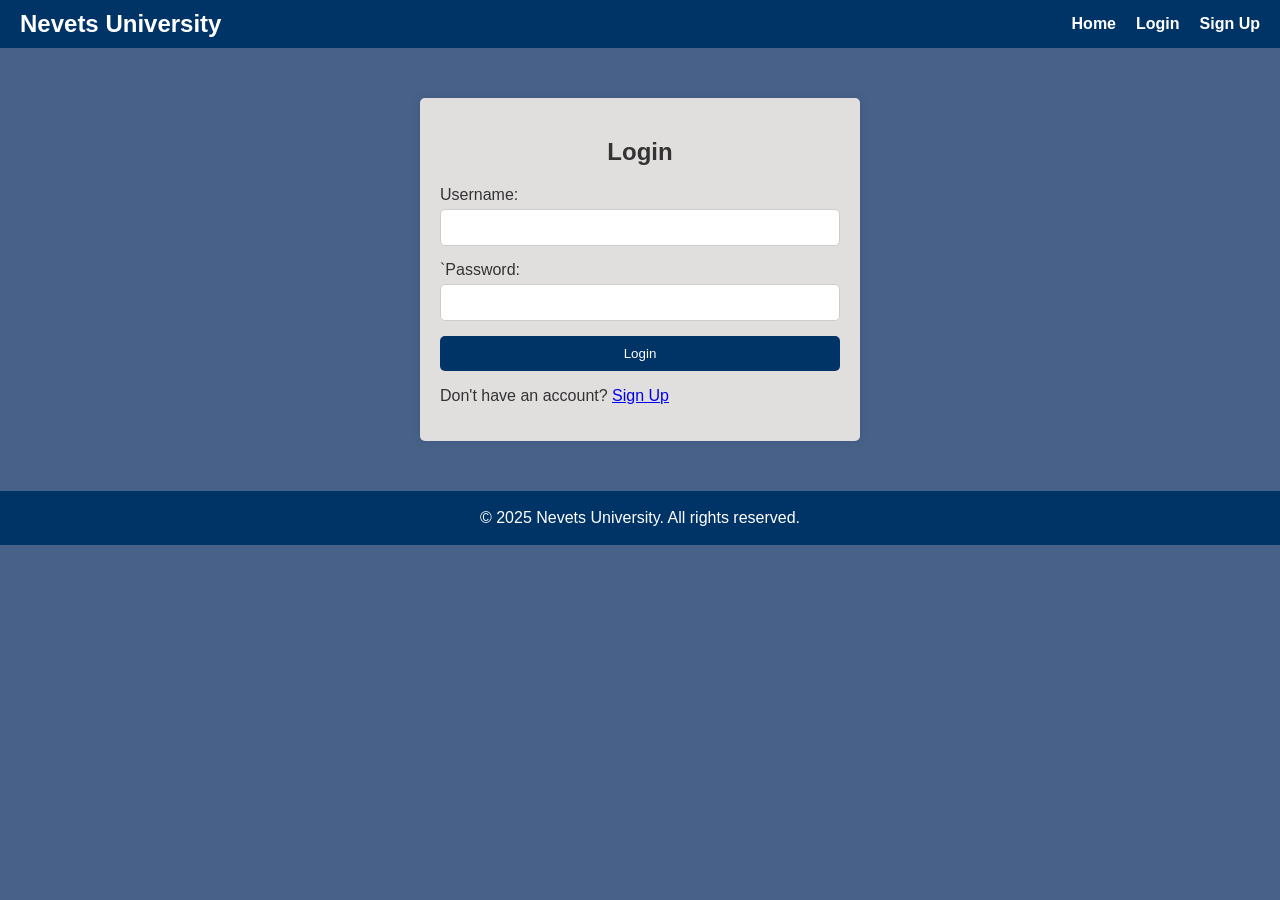
<file: login.html>
<!DOCTYPE html>
<html lang="en">
<head>
    <meta charset="UTF-8">
    <meta name="viewport" content="width=device-width, initial-scale=1.0">
    <title>Nevets University - Login</title>
    <link rel="stylesheet" href="style.css">
</head>
<style>
    body{
        background-color:rgb(71, 97, 137);
    }
</style>
<body>
    <header>
        <div class="logo">
            <h1>Nevets University</h1>
        </div>
        <nav>
            <ul>
                <li><a href="index.html">Home</a></li>
                <li><a href="login.html">Login</a></li>
                <li><a href="signup.html">Sign Up</a></li>
            </ul>
        </nav>
    </header>

    <section class="login-form">
        <h2>Login</h2>
        <form>
            <label for="username">Username:</label>
            <input type="text" id="username" name="username" required>
            <label for="password">  `Password:</label>
            <input type="password" id="password" name="password" required>
            <button type="submit">Login</button>
        </form>
        <p>Don't have an account? <a href="signup.html">Sign Up</a></p>
    </section>

    <footer>
        <p>&copy; 2025 Nevets University. All rights reserved.</p>
    </footer>
</body>
</html>
</file>
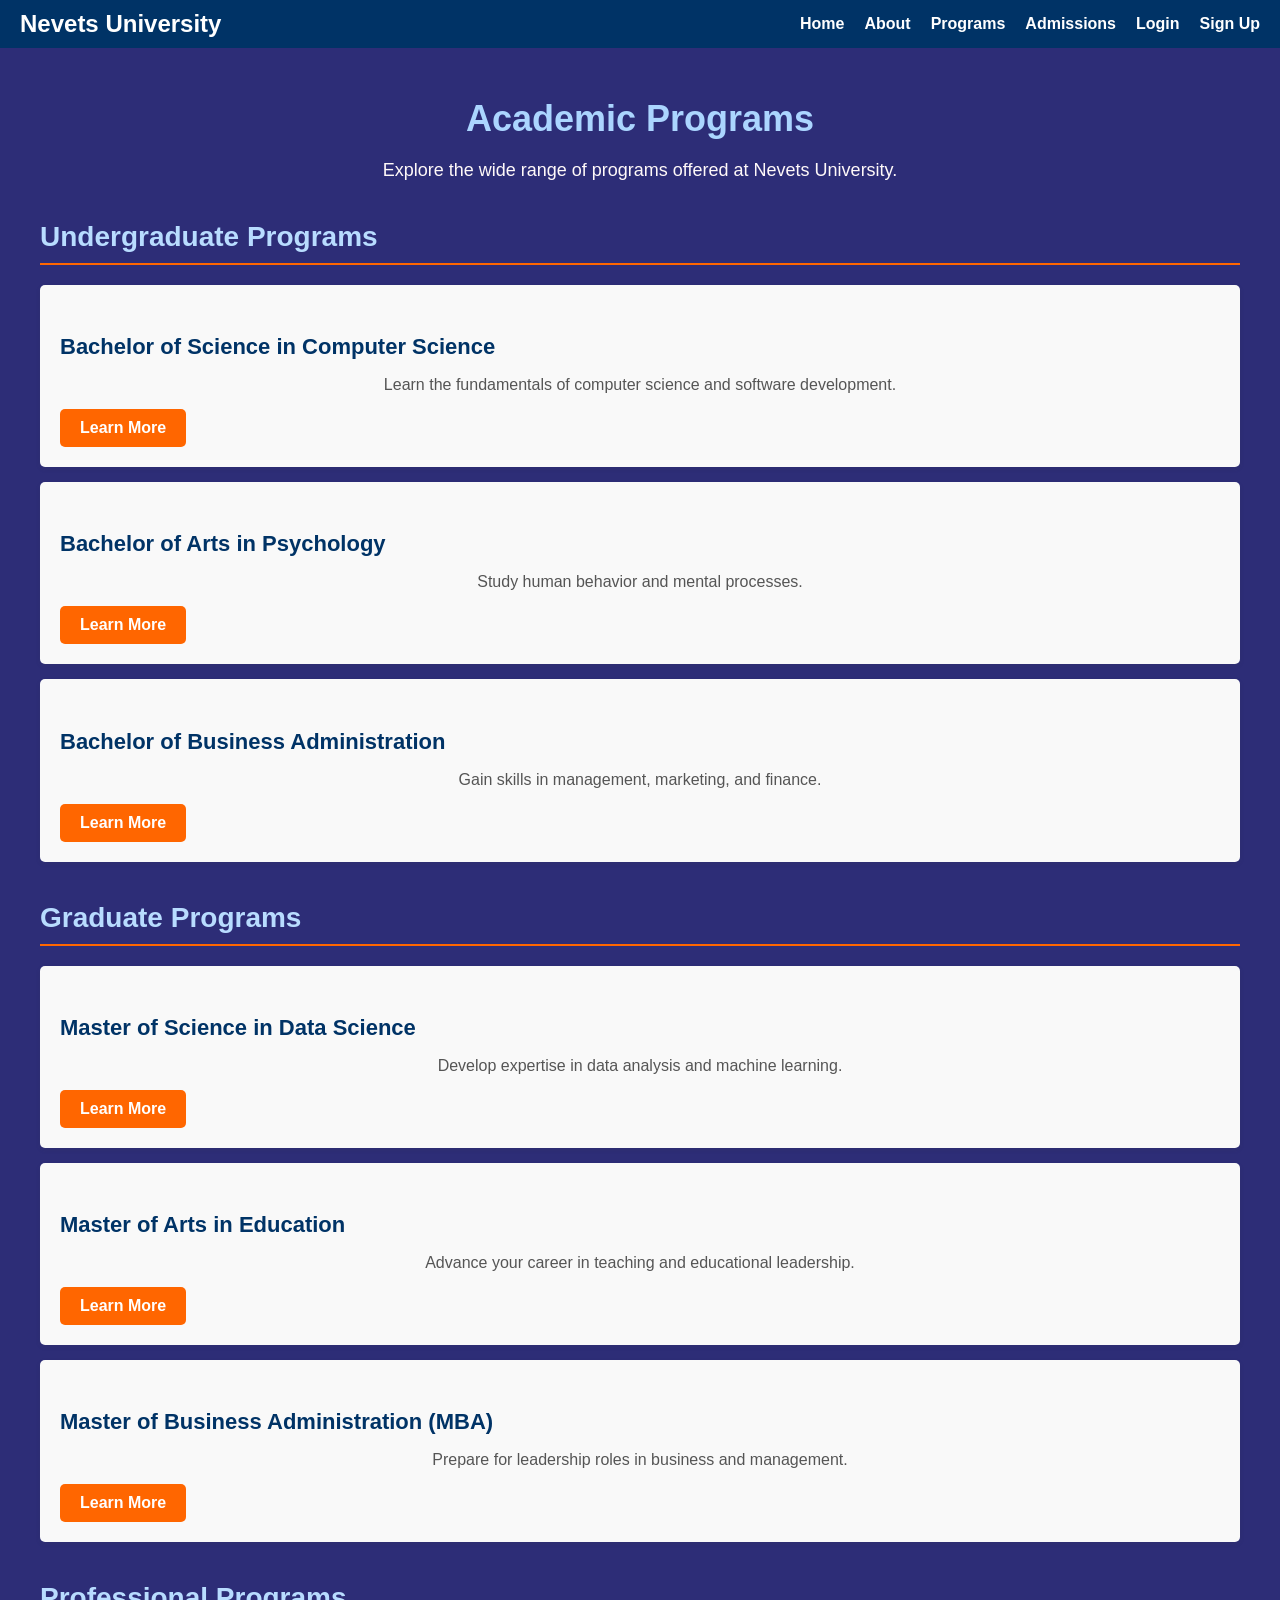
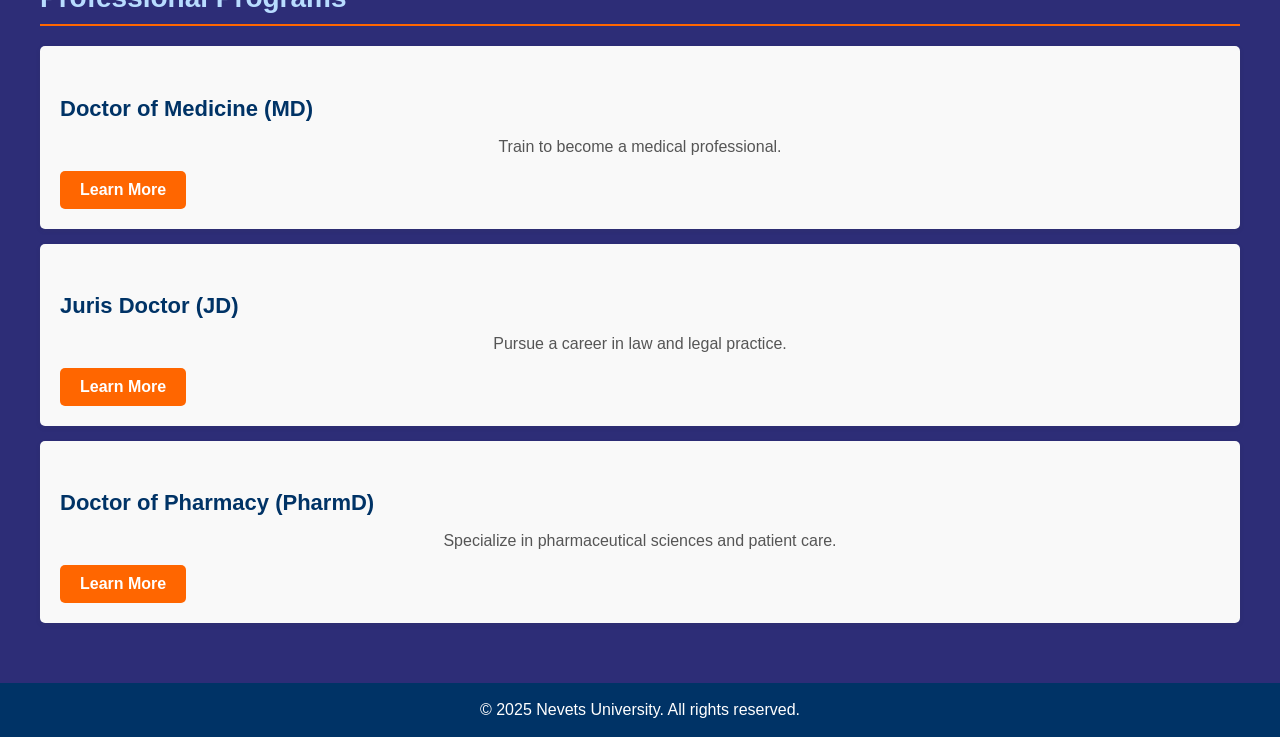
<file: programes.html>
<!DOCTYPE html>
<html lang="en">
<head>
    <meta charset="UTF-8">
    <meta name="viewport" content="width=device-width, initial-scale=1.0">
    <title>Nevets University - Programs</title>
    <link rel="stylesheet" href="style.css">
</head>
<style>
    body{
        background-color: rgb(45, 45, 119);
    }
</style>
<body>
    <header>
        <div class="logo">
            <h1>Nevets University</h1>
        </div>
        <nav>
            <ul>
                <li><a href="index.html">Home</a></li>
                <li class="dropdown">
                    <a href="#">About</a>
                    <div class="dropdown-content">
                        <a href="#">History</a>
                        <a href="#">Mission</a>
                        <a href="#">Leadership</a>
                    </div>
                </li>
                <li><a href="programs.html">Programs</a></li>
                <li><a href="#">Admissions</a></li>
                <li><a href="login.html">Login</a></li>
                <li><a href="signup.html">Sign Up</a></li>
            </ul>
        </nav>
    </header>

    <section class="programs">
        <h2>Academic Programs</h2>
        <p>Explore the wide range of programs offered at Nevets University.</p>

        <div class="program-category">
            <h3>Undergraduate Programs</h3>
            <ul>
                <li>
                    <h4>Bachelor of Science in Computer Science</h4>
                    <p>Learn the fundamentals of computer science and software development.</p>
                    <a href="#">Learn More</a>
                </li>
                <li>
                    <h4>Bachelor of Arts in Psychology</h4>
                    <p>Study human behavior and mental processes.</p>
                    <a href="#">Learn More</a>
                </li>
                <li>
                    <h4>Bachelor of Business Administration</h4>
                    <p>Gain skills in management, marketing, and finance.</p>
                    <a href="#">Learn More</a>
                </li>
            </ul>
        </div>

        <div class="program-category">
            <h3>Graduate Programs</h3>
            <ul>
                <li>
                    <h4>Master of Science in Data Science</h4>
                    <p>Develop expertise in data analysis and machine learning.</p>
                    <a href="#">Learn More</a>
                </li>
                <li>
                    <h4>Master of Arts in Education</h4>
                    <p>Advance your career in teaching and educational leadership.</p>
                    <a href="#">Learn More</a>
                </li>
                <li>
                    <h4>Master of Business Administration (MBA)</h4>
                    <p>Prepare for leadership roles in business and management.</p>
                    <a href="#">Learn More</a>
                </li>
            </ul>
        </div>

        <div class="program-category">
            <h3>Professional Programs</h3>
            <ul>
                <li>
                    <h4>Doctor of Medicine (MD)</h4>
                    <p>Train to become a medical professional.</p>
                    <a href="#">Learn More</a>
                </li>
                <li>
                    <h4>Juris Doctor (JD)</h4>
                    <p>Pursue a career in law and legal practice.</p>
                    <a href="#">Learn More</a>
                </li>
                <li>
                    <h4>Doctor of Pharmacy (PharmD)</h4>
                    <p>Specialize in pharmaceutical sciences and patient care.</p>
                    <a href="#">Learn More</a>
                </li>
            </ul>
        </div>
    </section>

    <footer>
        <p>&copy; 2025 Nevets University. All rights reserved.</p>
    </footer>
</body>
</html>
</file>
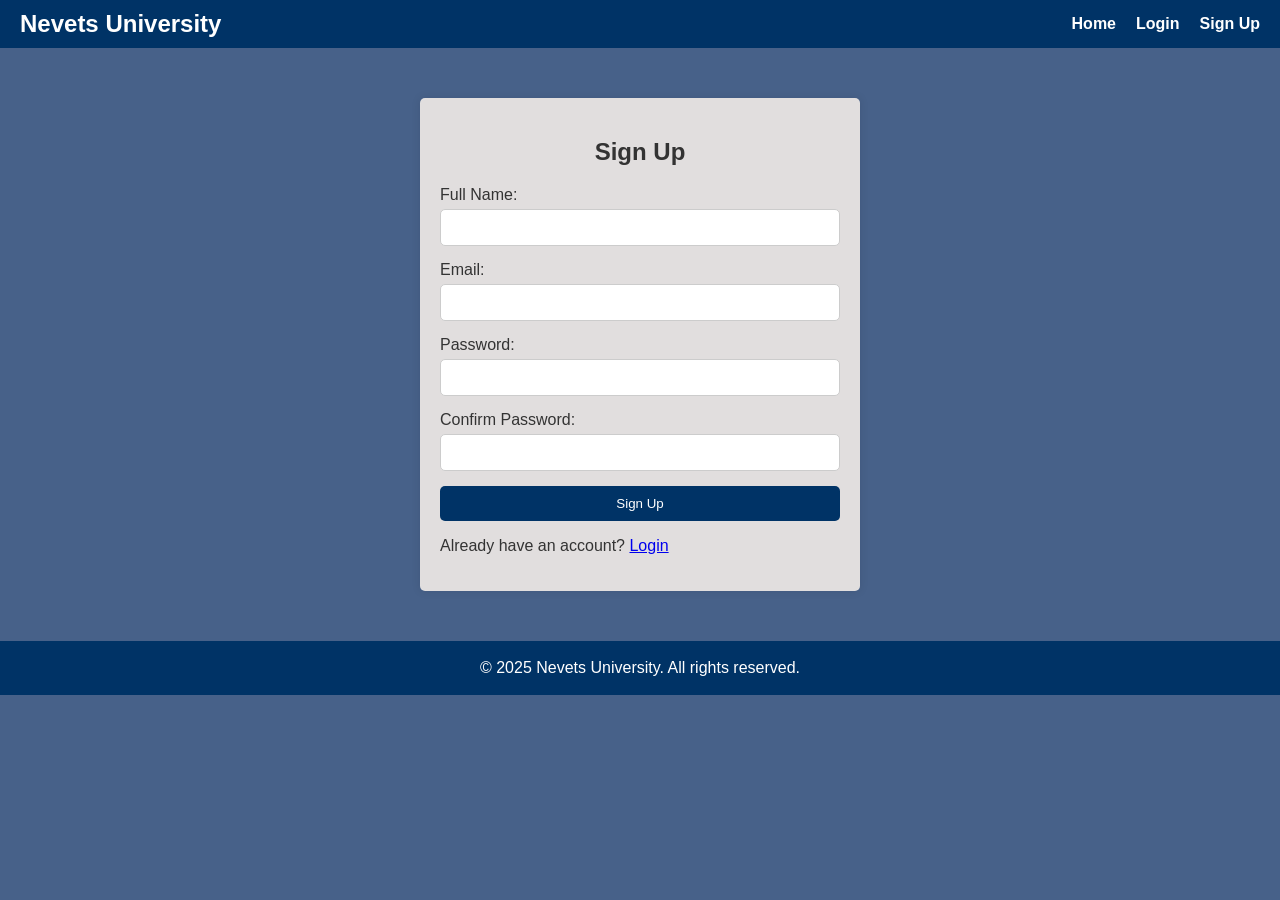
<file: signup.html>
<!DOCTYPE html>
<html lang="en">
<head>
    <meta charset="UTF-8">
    <meta name="viewport" content="width=device-width, initial-scale=1.0">
    <title>Nevets University - Sign Up</title>
    <link rel="stylesheet" href="style.css">
</head>
<style>
    body{
        background-color:rgb(71, 97, 137) ;
    }
</style>
<body>
    <header>
        <div class="logo">
            <h1>Nevets University</h1>
        </div>
        <nav>
            <ul>
                <li><a href="index.html">Home</a></li>
                <li><a href="login.html">Login</a></li>
                <li><a href="signup.html">Sign Up</a></li>
            </ul>
        </nav>
    </header>

    <section class="signup-form">
        <h2>Sign Up</h2>
        <form>
            <label for="fullname">Full Name:</label>
            <input type="text" id="full```html
            <input type="text" id="fullname" name="fullname" required>
            <label for="email">Email:</label>
            <input type="email" id="email" name="email" required>
            <label for="password">Password:</label>
            <input type="password" id="password" name="password" required>
            <label for="confirm-password">Confirm Password:</label>
            <input type="password" id="confirm-password" name="confirm-password" required>
            <button type="submit">Sign Up</button>
        </form>
        <p>Already have an account? <a href="login.html">Login</a></p>
    </section>

    <footer>
        <p>&copy; 2025 Nevets University. All rights reserved.</p>
    </footer>
</body>
</html>
</file>
<file: style.css>
body {
    font-family: Arial, sans-serif;
    margin: 0;
    color: #333;
    padding: 0;
}

header {
    background-color: #003366;
    color: white;
    padding: 10px 20px;
    display: flex;
    justify-content: space-between;
    align-items: center;
}

header .logo h1 {
    margin: 0;
    font-size: 24px;
}

nav ul {
    list-style: none;
    margin: 0;
    padding: 0;
    display: flex;
}

nav ul li {
    margin-left: 20px;
}

nav ul li a {
    color: white;
    text-decoration: none;
    font-weight: bold;
}

nav ul li a:hover {
    text-decoration: underline;
}


.dropdown {
    position: relative;
}

.dropdown-content {
    display: none;
    position: absolute;
    background-color: #003366;
    min-width: 160px;
    box-shadow: 0px 8px 16px rgba(0, 0, 0, 0.2);
    z-index: 1;
}

.dropdown-content a {
    color: white;
    padding: 12px 16px;
    text-decoration: none;
    display: block;
}

.dropdown-content a:hover {
    background-color: #002244;
}

.dropdown:hover .dropdown-content {
    display: block;
}

.hero {
    background-image: linear-gradient(to right, rgba(0, 51, 102, 0.7), rgba(0, 34, 68, 0.7)), url('images/uni.jpg');
    background-repeat: no-repeat;
    background-size: cover;
    background-position: center;
    background-size: cover;
    background-position: center;
    color: white;
    text-align: center;
    padding: 100px 20px;
   
}

.hero h2 {
    font-size: 48px;
    margin: 0;
}

.hero p {
    font-size: 24px;
    margin: 10px 0 20px;
}

.cta-button {
    background-color: #ff6600;
    color: white;
    padding: 10px 20px;
    text-decoration: none;
    font-weight: bold;
    border-radius: 5px;
}

.cta-button:hover {
    background-color: #cc5200;
}


.login-form, .signup-form {
    max-width: 400px;
    margin: 50px auto;
    padding: 20px;
    background-color:#e1dede;
    backdrop-filter: blur(60px);
    border-radius: 5px;
    box-shadow: 0px 0px 10px rgba(0, 0, 0, 0.1);
}

.login-form h2, .signup-form h2 {
    text-align: center;
    margin-bottom: 20px;
}

.login-form form, .signup-form form {
    display: flex;
    flex-direction: column;
}

.login-form label, .signup-form label {
    margin-bottom: 5px;
}

.login-form input, .signup-form input {
    margin-bottom: 15px;
    padding: 10px;
    border: 1px solid #ccc;
    border-radius: 5px;
}

.login-form button, .signup-form button {
    background-color: #003366;
    color: white;
    padding: 10px;
    border: none;
    border-radius: 5px;
    cursor: pointer;
}

.login-form button:hover, .signup-form button:hover {
    background-color: #002244;
}

footer {
    background-color: #003366;
    color: white;
    text-align: center;
    padding: 2px 0;
    width: 100%;

}

.programs {
    padding: 20px;
    max-width: 1200px;
    margin: 0 auto;
}

.programs h2 {
    font-size: 36px;
    text-align: center;
    margin-bottom: 20px;
    color: #abd5ff;
}

.programs p {
    text-align: center;
    font-size: 18px;
    color: #fff9f9;
    margin-bottom: 40px;
}

.program-category {
    margin-bottom: 40px;
}

.program-category h3 {
    font-size: 28px;
    color: #b8dcff;
    margin-bottom: 20px;
    border-bottom: 2px solid #ff6600;
    padding-bottom: 10px;
}

.program-category ul {
    list-style: none;
    padding: 0;
}

.program-category ul li {
    background-color: #f9f9f9;
    padding: 20px;
    margin-bottom: 15px;
    border-radius: 5px;
    box-shadow: 0px 2px 5px rgba(54, 54, 54, 0.1);
}

.program-category ul li h4 {
    font-size: 22px;
    color: #003366;
    margin-bottom: 10px;
}

.program-category ul li p {
    font-size: 16px;
    color: #555;
    margin-bottom: 15px;
}

.program-category ul li a {
    display: inline-block;
    background-color: #ff6600;
    color: white;
    padding: 10px 20px;
    text-decoration: none;
    border-radius: 5px;
    font-weight: bold;
}

.program-category ul li a:hover {
    background-color: #cc5200;
} 

.contain{
    background-color: rgb(237, 233, 233);
   display: flex;
   flex: 1;
   justify-content: space-evenly;
   margin-top: 5px;
   flex-wrap: wrap;

}
.boxe {
    background-color: #ffffff;
    align-items: center;
    justify-content: center;
    text-align: center;
    border-radius: 10px;
    box-shadow: 0 4px 8px rgba(0, 0, 0, 0.1);
    margin: 5px;
    padding: 20px;
    transition: transform 0.3s, box-shadow 0.3s;
    max-width: 250px;
    position: relative;
}
.Articles{
    color: white;
    align-items: center;
    justify-content: center;
    text-align: center;
    border-radius: 10px;
    box-shadow: 0 4px 8px rgba(0, 0, 0, 0.1);
    margin: 5px;
    padding: 20px;
    transition: transform 0.3s, box-shadow 0.3s;
    max-width: 300px;
    position: relative;
    background-image: url('images/tech.jpg');
}
.boxe:hover {
    transform: scale(1.05);
    box-shadow: 0 8px 16px rgba(0, 0, 0, 0.2);
}
.boxe h2 {
    margin: 0;
    font-size: 1.5em;
    color: #333;
}
.boxe p {
    margin-top: 10px;
    font-size: 1em;
    color: #666;
}
.boxe a{
    background-color: #ff6600;
    color: white;
    padding: 10px 20px;
    text-decoration: none;
    font-weight: bold;
    border-radius: 5px;
}
.boxe a:hover{
    background-color: #cc5200;
}
.image{
    background-color: rgb(58, 168, 214);
    margin-bottom: 15px;
    height: 170px;
    background-size: cover;
    background-position: center;

}
.image-1{
    background-image: url('images/graduate.jpg');
    background-size: cover;
}
.image-2{
    background-image: url('images/docks.jpg');
}
.image-3{
    background-image: url('images/class.jpg');
}
.image-4{
    background-image: url('images/offers.jpg');
}
.image-5{
    background-image: url('images/uni.jpg');
}
.image-6{
    background-image: url('images/Unlock Your Earning Potential_ Make Money with Chat GPT!.jpg');
}
.image-7{
    background-image: url('images/93c7f806-f731-473a-90e5-24c0c4f221ca.jpg');
}
.image-8{
    background-image: url('images/9fe53cc1-0671-4b13-ad97-da5e0158d42b.jpg');
}
.content{
    background-color:#abd5ff;
    backdrop-filter: blur(60px);
    height: 320px;
    width: 300px;
}
.motivate {
    display: flex;
    flex: 1;
    flex-direction: column;
    align-items: center;
    text-align: center;
    padding: 20px;
    background-color: #e1dede;
    border-radius: 10px;
    box-shadow: 0 4px 8px rgba(0, 0, 0, 0.1);
}
.motivate h2 {
    margin: 0;
    font-size: 2em;
    color: #333;
}
.motivate p {
    margin-top: 10px;
    font-size: 1.2em;
    color: #666;
    max-width: 600px;
}


.quotes-container {
    width: 800px;
    height: 900px;
    margin: 60px auto;
    background-image: url('images/download.jpeg');
    color: white;
  }
  
  .quote {
    font-size: 34px;
    text-align: center;
    margin: 100px;
    margin-top: 6px;
    opacity: 0;
    transform: translateY(20px);
    transition: opacity 1s ease, transform 1s ease;
  }
  
  .quote.visible {
    opacity: 1;
    transform: translateY(0);
    font-size: xx-large;
  }
.images{
    background-color: rgb(30, 29, 29);
    display: flex;
    flex-grow: initial;
    flex: 1;
    border-radius: 10px;
    justify-content: space-evenly;
    margin-top: 5px;
    flex-wrap: wrap;
}

.img{
    background-color: #004b8f;
    height: 500px;
    width: 400px;
    background-size: cover;
    background-position: center;
    margin-top: 5px;
   height: 500px;

}
.img-1{
    background-image: url('images/download (1).jpg');
}
.img-2{
    background-image: url('images/download.jpg');
}
.img-3{
    background-image: url('images/sssttt.jpg');
}
.img-4{
    background-image: url('images/d5ae8881-08ad-49b8-bb7a-bd74ed0b6d65.jpg');
}
.img-5{
    background-image: url('images/aca33d56-708a-43e7-8af0-476a8357b09b.jpg');
}
.img-6{
    background-image: url('images/93c7f806-f731-473a-90e5-24c0c4f221ca.jpg');
}

 .container {
    display: flex;
    color: #f9f9f9;
    justify-content: space-around;
    align-items: center;
    background-color: #003366;
    padding: 20px;
    margin-top: 10px;
    border-radius: 10px;
    box-shadow: 0 4px 8px rgba(38, 90, 98, 0.2);
}
.stat {
    text-align: center;
}
.stat h2 {
    margin: 10px 0;
    font-size: 2em;
}
.stat p {
    margin: 5px 0;
    font-size: 1.2em;
}
.stat::after {
    content: '';
    display: block;
    width: 100%;
    height: 2px;
    background-color: #221f1f;
    margin: 20px auto;
}
.stat:last-child::after {
    display: none;
}


.footer {
    background-color: #005b9f;
    color: #fff;
    padding: 15px;
    display: flex;
    flex: 1;
    flex-wrap: wrap;
    justify-content: space-around;
    border-radius: 10px;
}
.footer .column {
    flex: 1;
    min-width: 100px;
    margin: 5px;
}

.footer h3 {
    font-size: 18px;
    margin-bottom: 10px;
    border-bottom: 1px solid #fff;
    padding-bottom: 5px;
}

.footer p, .footer a {
    font-size: 14px;
    color: #fff;
    text-decoration: none;
}

.footer a:hover {
    text-decoration: underline;
}

.footer .social-icons {
    display: flex;
    gap: 5px;
}

.footer .social-icons a {
    display: inline-block;
    width: 30px;
    height: 32px;
    background-color: #004b8f;
    display: flex;
    align-items: center;
    justify-content: center;
    border-radius: 4px;
}

.footer .social-icons a img {
    width: 20px;
    height: 20px;
}

.divider {
    border-top: 1px solid #fff;
    margin: 8px 0;
}
</file>
